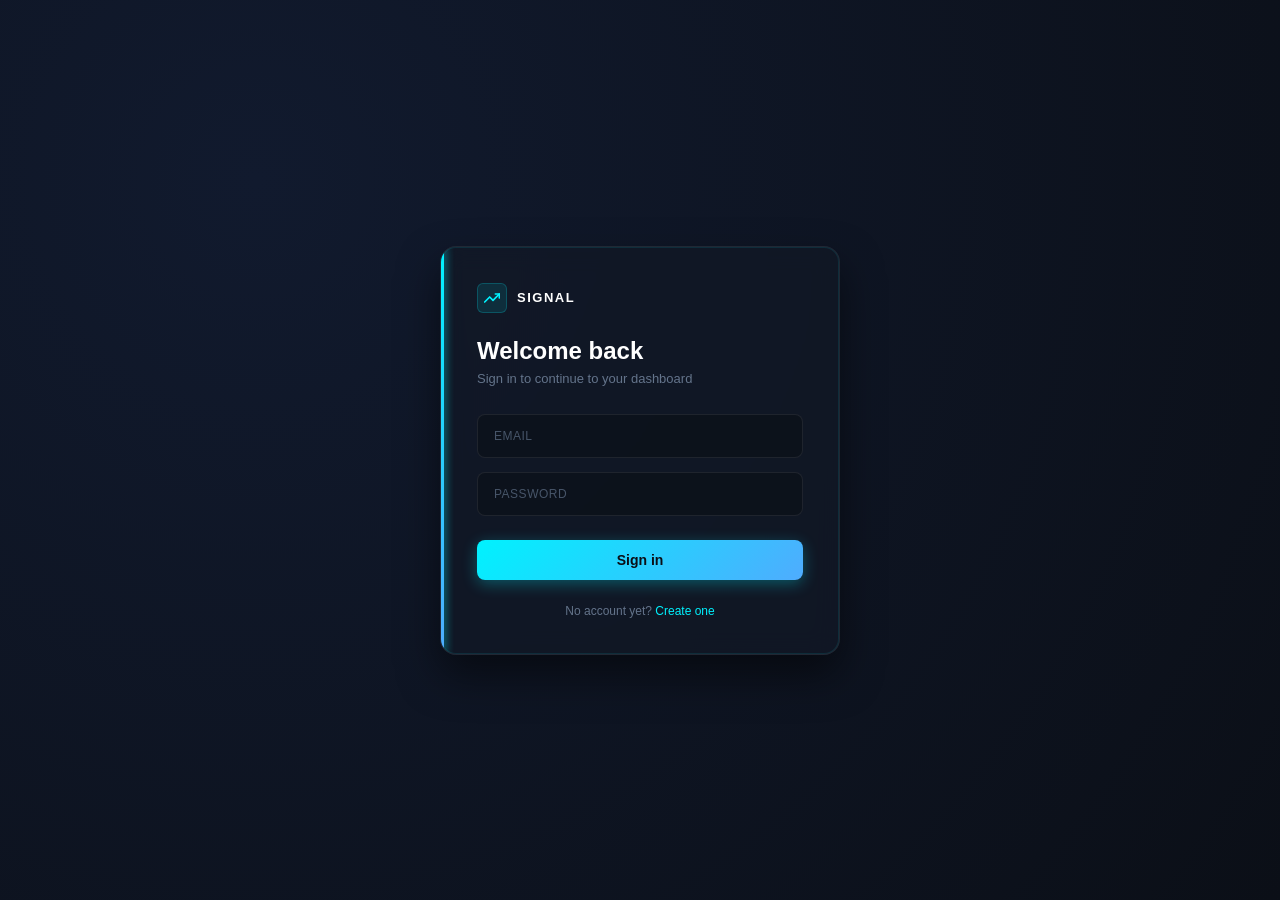
<file: index.html>
<!DOCTYPE html>
<html lang="uz">
<head>
    <meta charset="UTF-8">
    <meta name="viewport" content="width=device-width, initial-scale=1.0">
    <title>Signal - Sign In / Create Account</title>
    <!-- Alohida style fayli -->
    <link rel="stylesheet" href="style.css">
</head>
<body>

    <div class="login-card">
        <div class="logo-container">
            <div class="logo-icon">
                <svg width="16" height="16" viewBox="0 0 24 24" fill="none" stroke="currentColor" stroke-width="2.5" stroke-linecap="round" stroke-linejoin="round"><polyline points="23 6 13.5 15.5 8.5 10.5 1 18"></polyline><polyline points="17 6 23 6 23 12"></polyline></svg>
            </div>
            <span class="logo-text">SIGNAL</span>
        </div>

        <div class="header-text" id="formHeader">
            <h2 id="titleText">Welcome back</h2>
            <p id="subTitleText">Sign in to continue to your dashboard</p>
        </div>

        <div id="errorBox" class="error-msg"></div>

        <form id="authForm">
            <div class="input-group">
                <input type="email" id="emailInput" placeholder="EMAIL" required>
            </div>

            <div class="input-group">
                <input type="password" id="passwordInput" placeholder="PASSWORD" required>
            </div>

            <button type="submit" class="sign-in-btn" id="submitBtn">Sign in</button>
        </form>

        <div class="footer-text" id="switchText">
            No account yet? <a id="toggleMode">Create one</a>
        </div>
    </div>

    <!-- Alohida script fayli -->
    <script src="script.js"></script>
</body>
</html>
</file>
<file: style.css>
* {
    box-sizing: border-box;
    margin: 0;
    padding: 0;
    font-family: -apple-system, BlinkMacSystemFont, "Segoe UI", Roboto, Helvetica, Arial, sans-serif;
}

body {
    background-color: #0b0f17;
    background-image: radial-gradient(circle at 20% 20%, #111a2e 0%, #0b0f17 100%);
    height: 100vh;
    display: flex;
    justify-content: center;
    align-items: center;
    color: #94a3b8;
}

/* Umumiy kartochka stili */
.login-card, .welcome-box {
    background: rgba(18, 25, 38, 0.75);
    backdrop-filter: blur(12px);
    border: 1px solid rgba(255, 255, 255, 0.07);
    box-shadow: 0 20px 40px rgba(0, 0, 0, 0.5);
    border-radius: 16px;
    position: relative;
    overflow: hidden;
}

.login-card {
    width: 400px;
    padding: 36px;
    box-shadow: 0 20px 40px rgba(0, 0, 0, 0.5), inset 0 0 0 1px rgba(0, 242, 254, 0.1);
}

.login-card::before {
    content: '';
    position: absolute;
    top: 0;
    left: 0;
    width: 3px;
    height: 100%;
    background: linear-gradient(to bottom, #00f2fe, #4facfe);
    box-shadow: 0 0 10px #00f2fe;
}

.logo-container {
    display: flex;
    align-items: center;
    gap: 10px;
    margin-bottom: 24px;
}

.logo-icon {
    background: rgba(0, 242, 254, 0.1);
    color: #00f2fe;
    padding: 6px;
    border-radius: 6px;
    display: flex;
    align-items: center;
    justify-content: center;
    border: 1px solid rgba(0, 242, 254, 0.2);
}

.logo-text {
    color: #ffffff;
    font-weight: 700;
    letter-spacing: 1.5px;
    font-size: 13px;
}

.header-text h2 {
    color: #ffffff;
    font-size: 24px;
    font-weight: 600;
    margin-bottom: 6px;
}

.header-text p {
    font-size: 13px;
    color: #64748b;
    margin-bottom: 28px;
}

.input-group {
    position: relative;
    margin-bottom: 14px;
}

.input-group input {
    width: 100%;
    background: rgba(11, 15, 23, 0.6);
    border: 1px solid rgba(255, 255, 255, 0.08);
    border-radius: 8px;
    padding: 14px 16px;
    color: #ffffff;
    font-size: 12px;
    letter-spacing: 0.5px;
    outline: none;
    transition: all 0.3s ease;
}

.input-group input::placeholder {
    color: #475569;
}

.input-group input:focus {
    border-color: #00f2fe;
    box-shadow: 0 0 0 2px rgba(0, 242, 254, 0.15);
}

.error-msg {
    color: #ff4d4d;
    font-size: 11px;
    margin-bottom: 12px;
    display: none;
}

.sign-in-btn {
    width: 100%;
    background: linear-gradient(135deg, #00f2fe 0%, #4facfe 100%);
    color: #0b0f17;
    border: none;
    border-radius: 8px;
    padding: 12px;
    font-weight: 600;
    font-size: 14px;
    cursor: pointer;
    transition: opacity 0.2s, box-shadow 0.2s;
    box-shadow: 0 4px 15px rgba(0, 242, 254, 0.3);
    margin-top: 10px;
}

.sign-in-btn:hover {
    opacity: 0.9;
    box-shadow: 0 4px 20px rgba(0, 242, 254, 0.5);
}

.footer-text {
    text-align: center;
    margin-top: 24px;
    font-size: 12px;
    color: #64748b;
}

.footer-text a {
    color: #00f2fe;
    text-decoration: none;
    font-weight: 500;
    cursor: pointer;
}

.footer-text a:hover {
    text-decoration: underline;
}

/* Dashboard sahifasi uchun stillar */
.welcome-box {
    text-align: center;
    padding: 40px 60px;
    color: #ffffff;
}

.welcome-box h1 {
    font-size: 36px;
    margin-bottom: 10px;
    background: linear-gradient(135deg, #00f2fe 0%, #4facfe 100%);
    -webkit-background-clip: text;
    -webkit-text-fill-color: transparent;
}

.welcome-box p {
    color: #94a3b8;
    font-size: 14px;
    margin-bottom: 25px;
}

.logout-btn {
    background: rgba(255, 77, 77, 0.1);
    color: #ff4d4d;
    border: 1px solid rgba(255, 77, 77, 0.2);
    padding: 10px 20px;
    border-radius: 8px;
    cursor: pointer;
    font-size: 13px;
    font-weight: 600;
    transition: all 0.2s;
}

.logout-btn:hover {
    background: rgba(255, 77, 77, 0.2);
}
</file>
